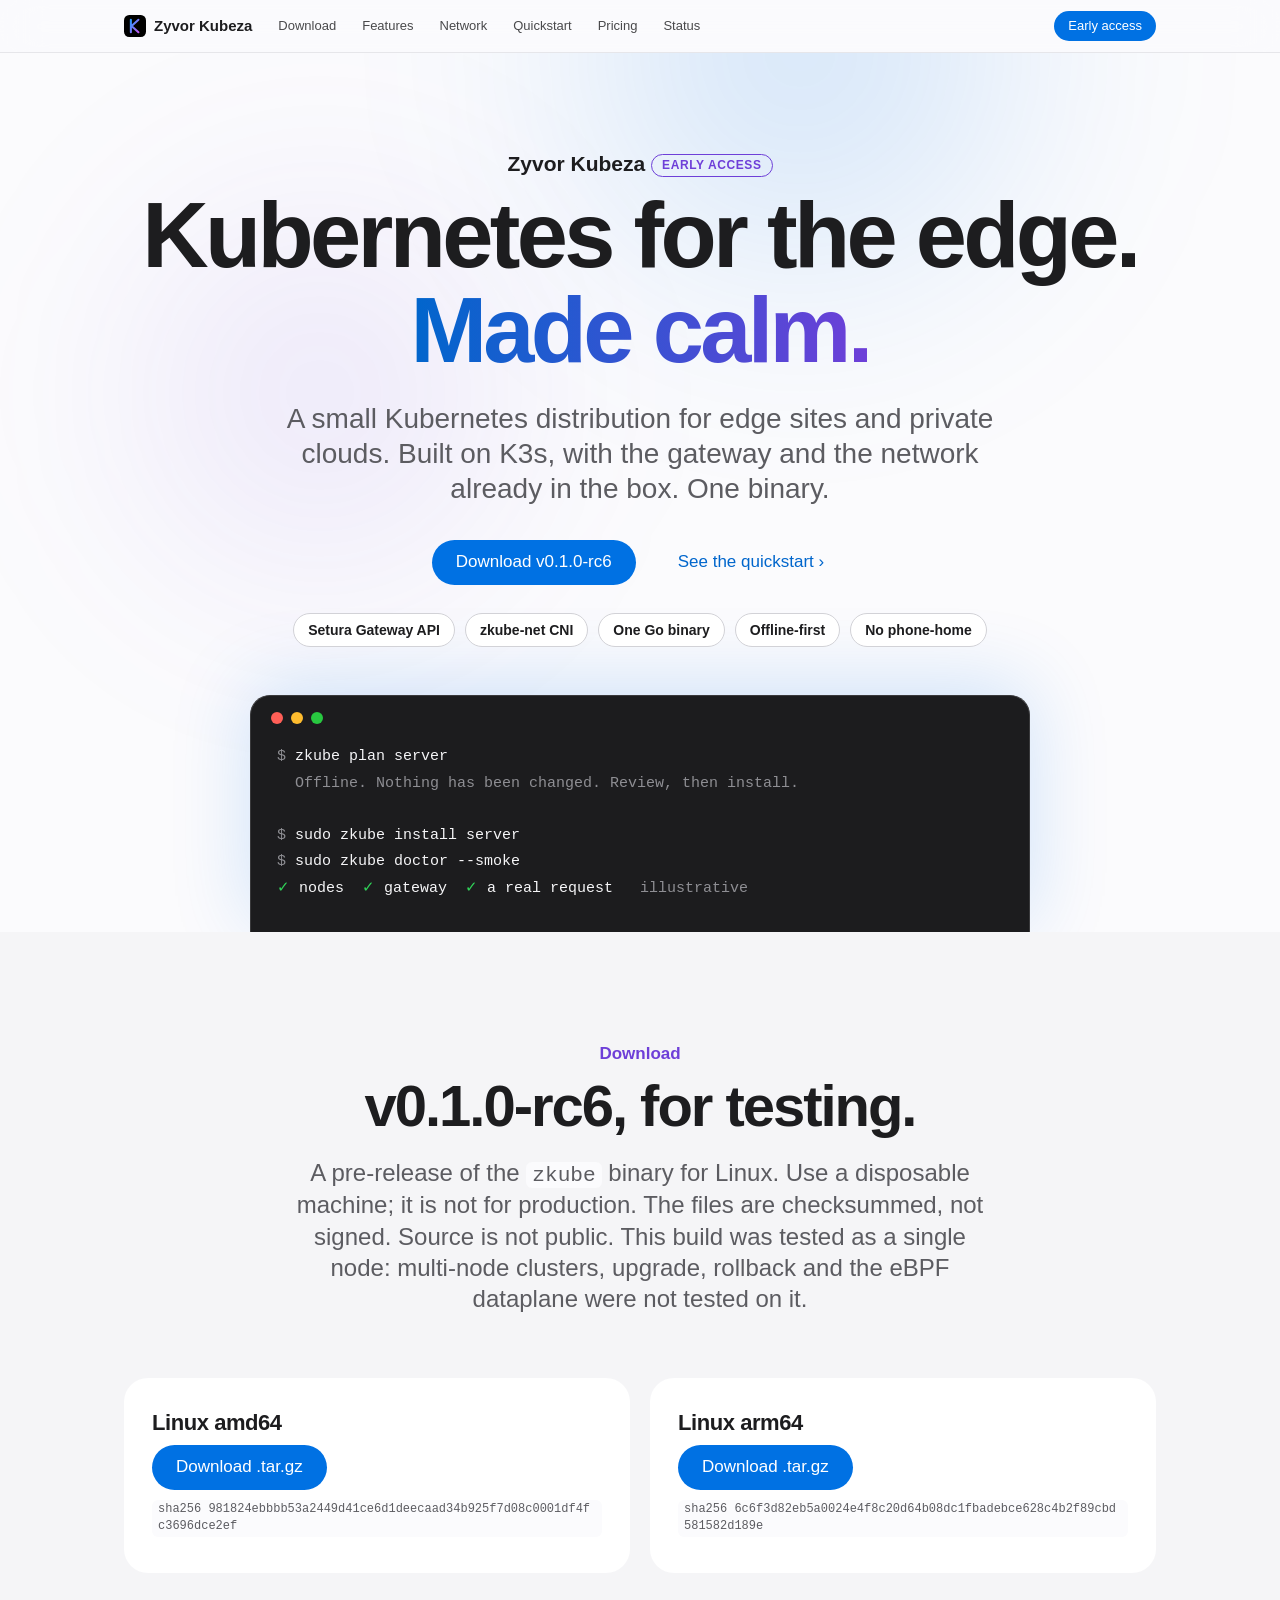
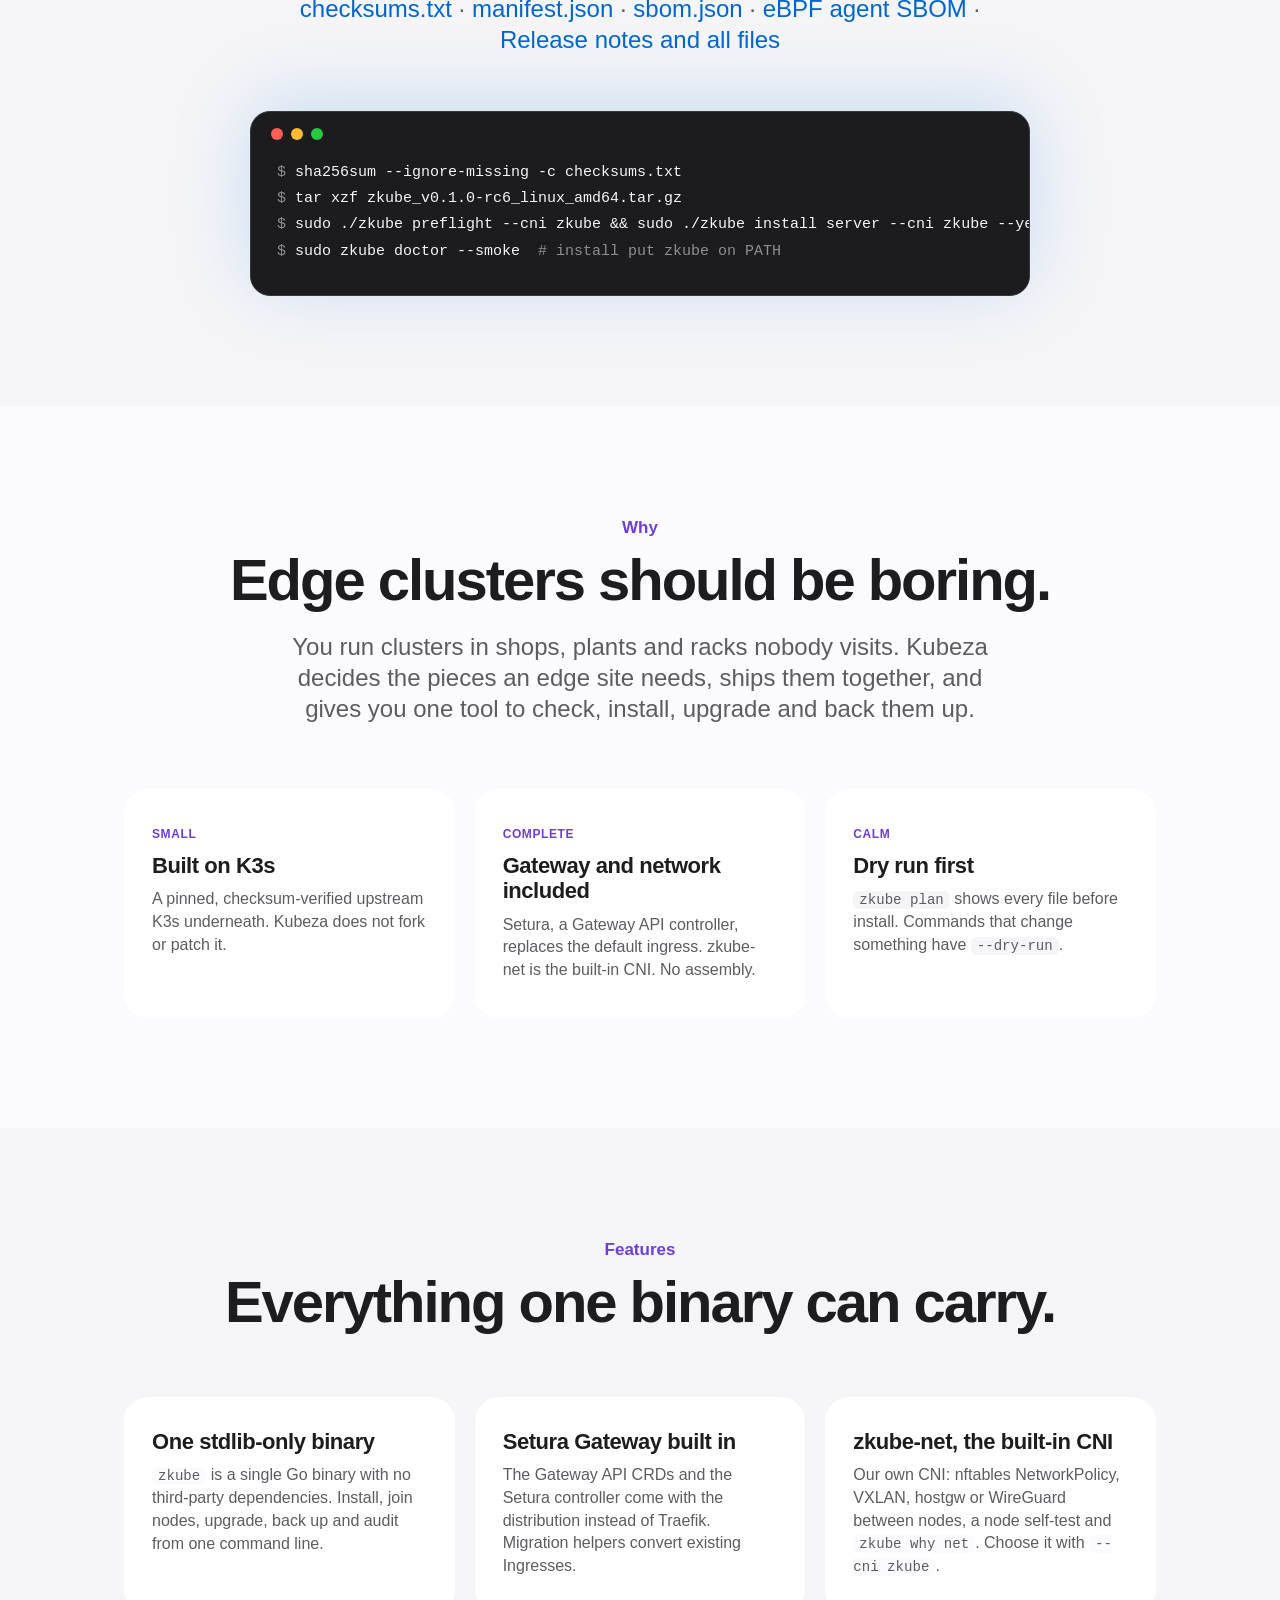
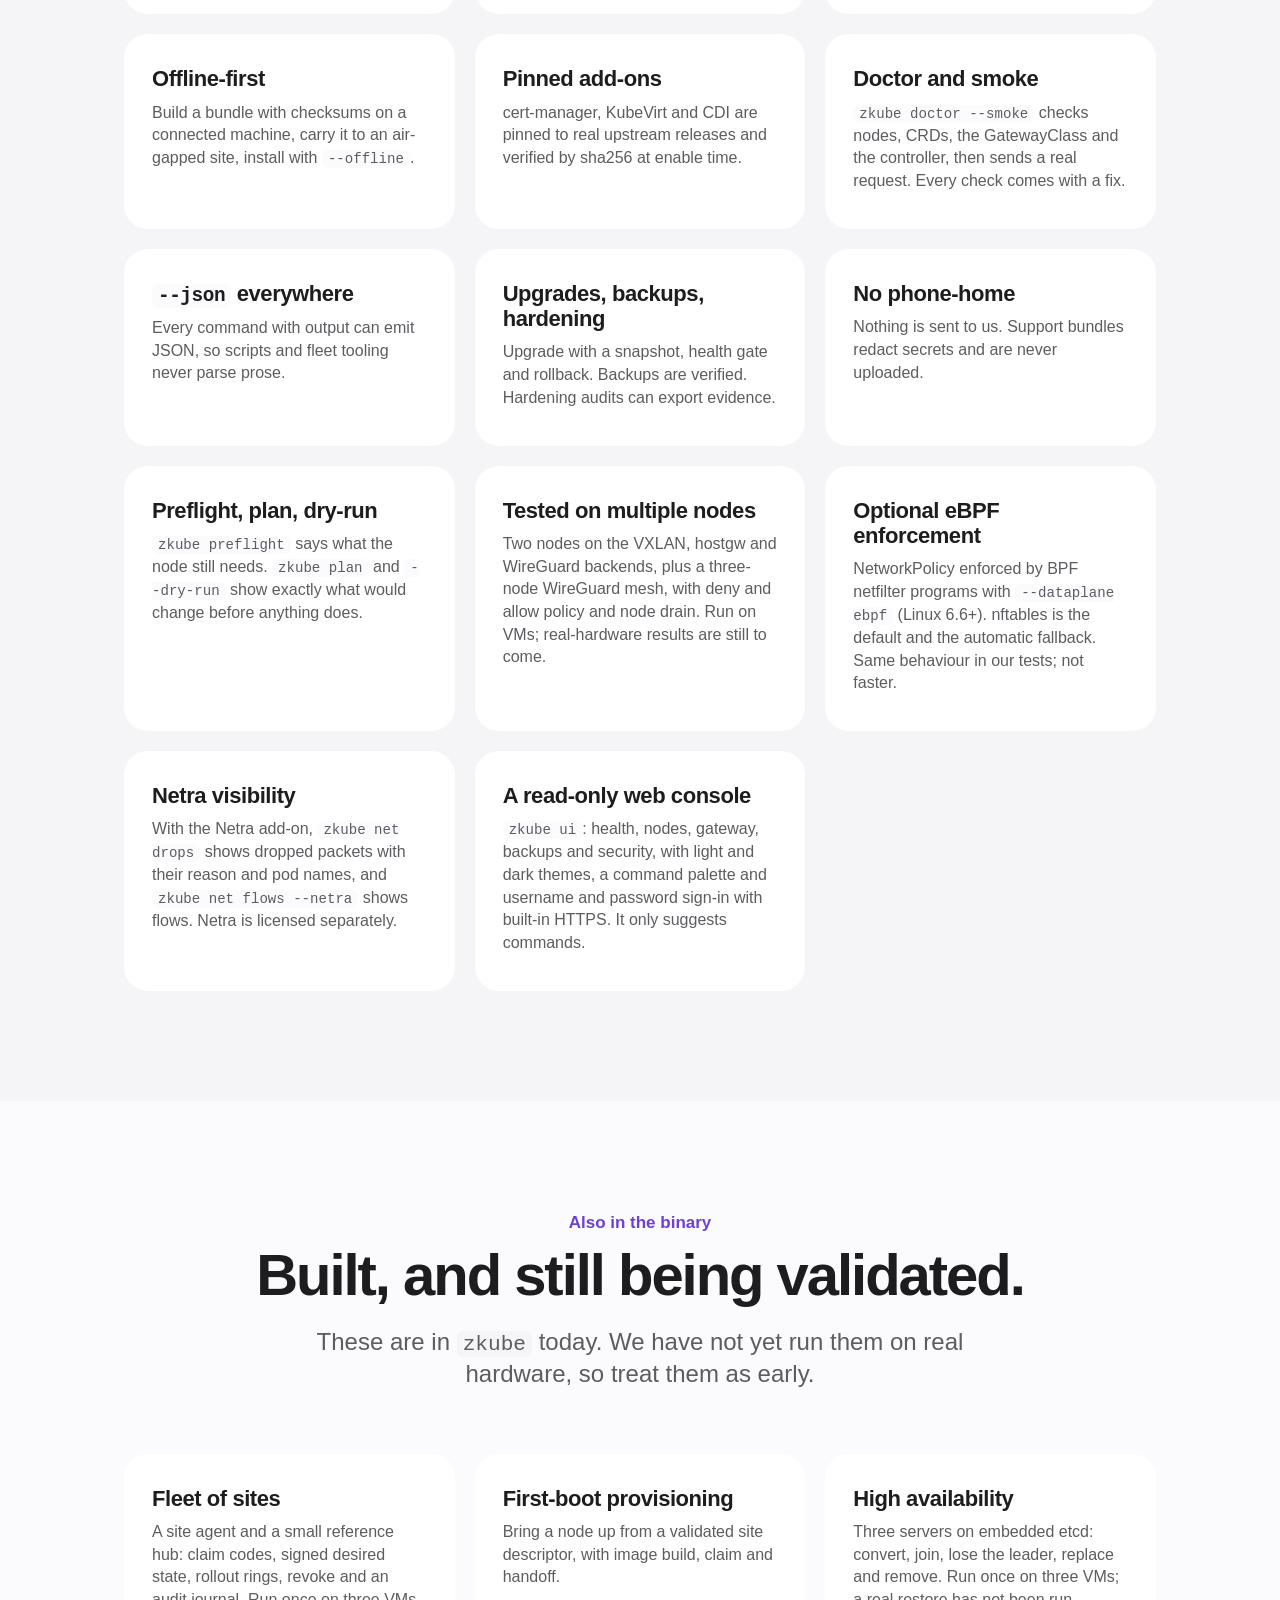
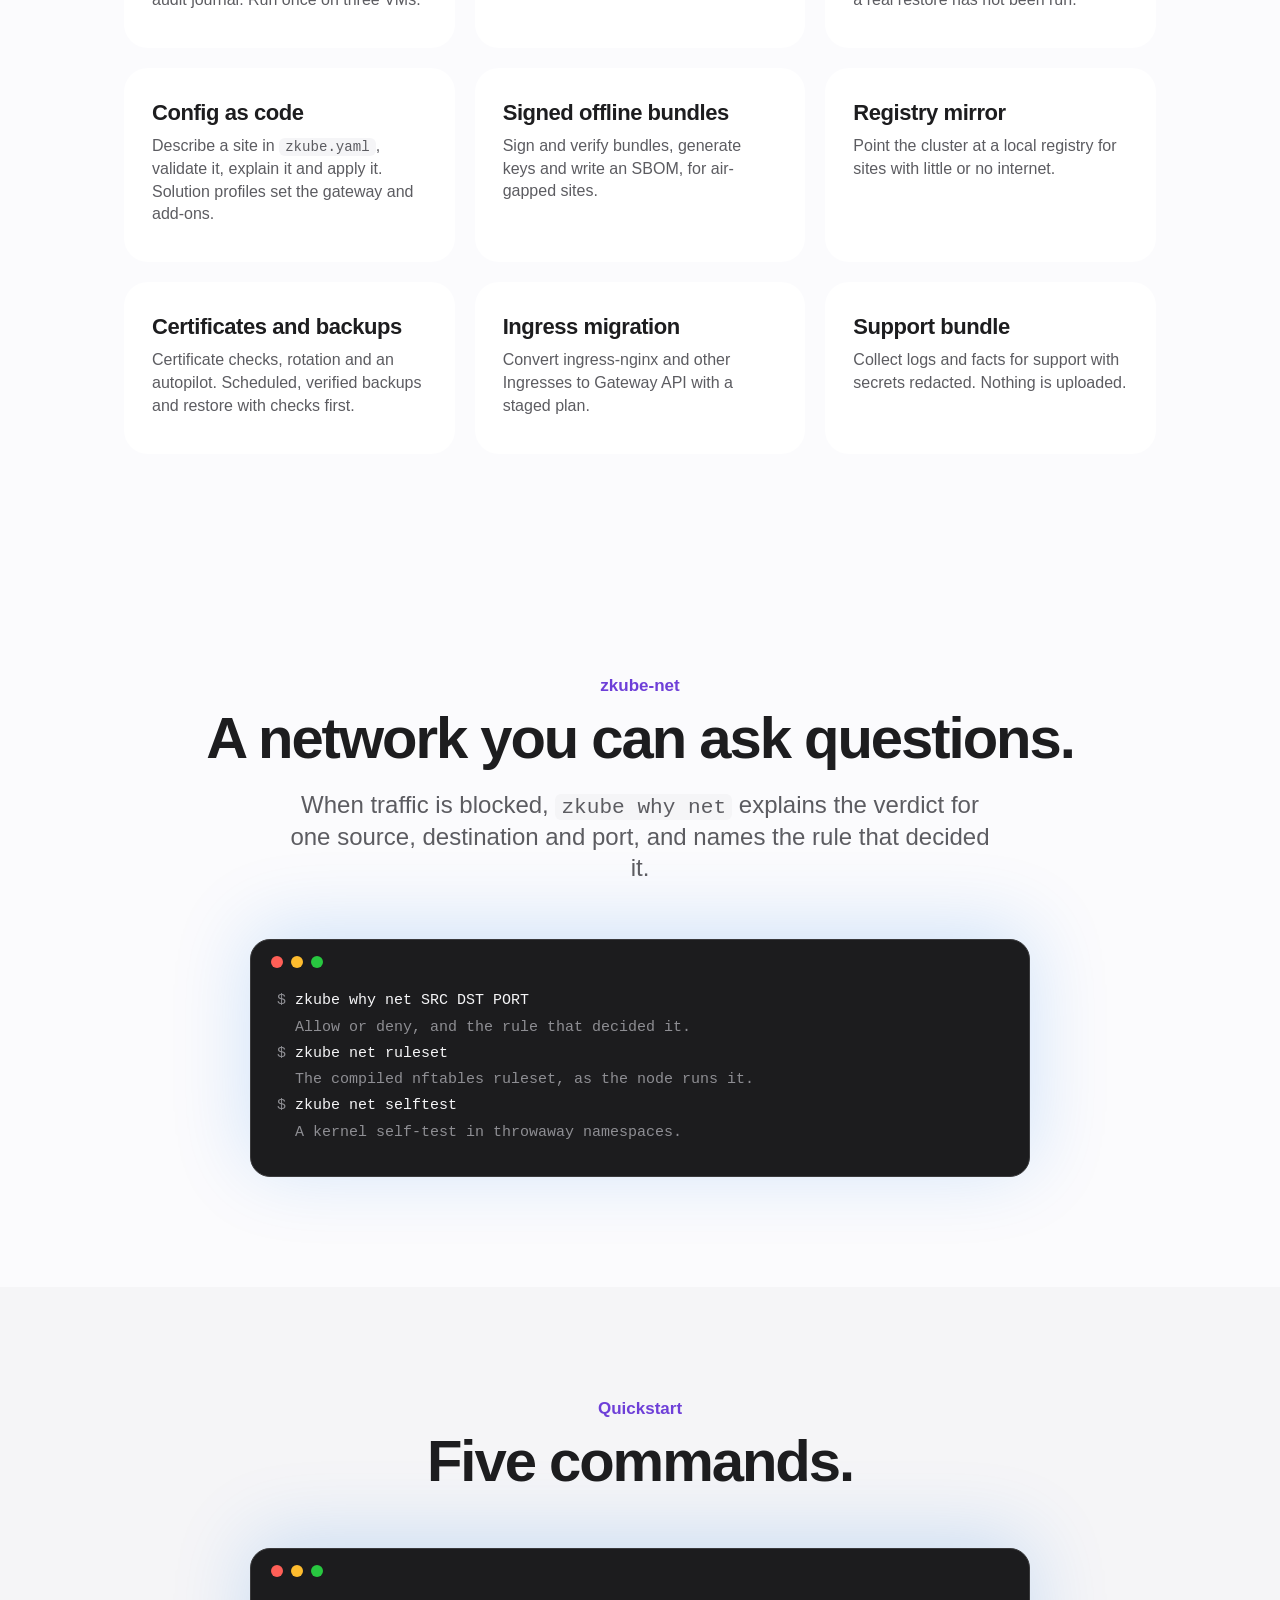
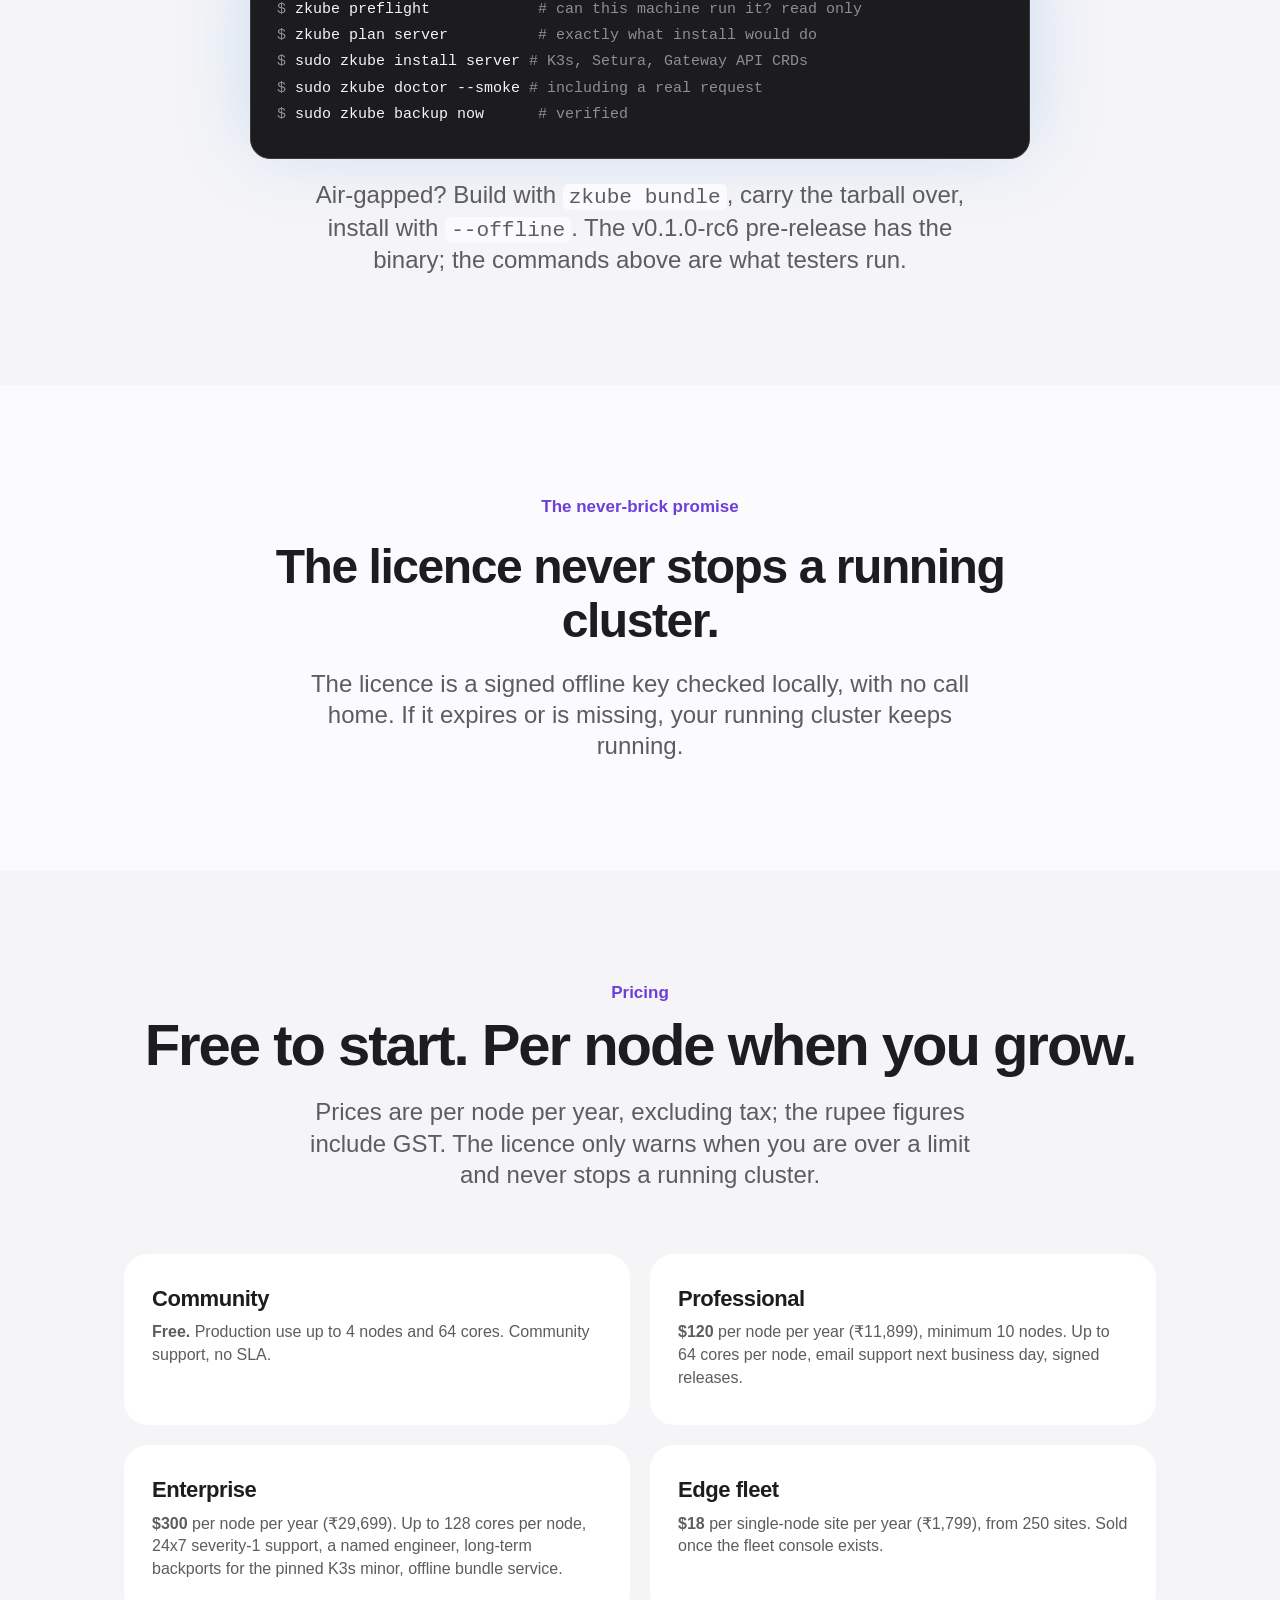
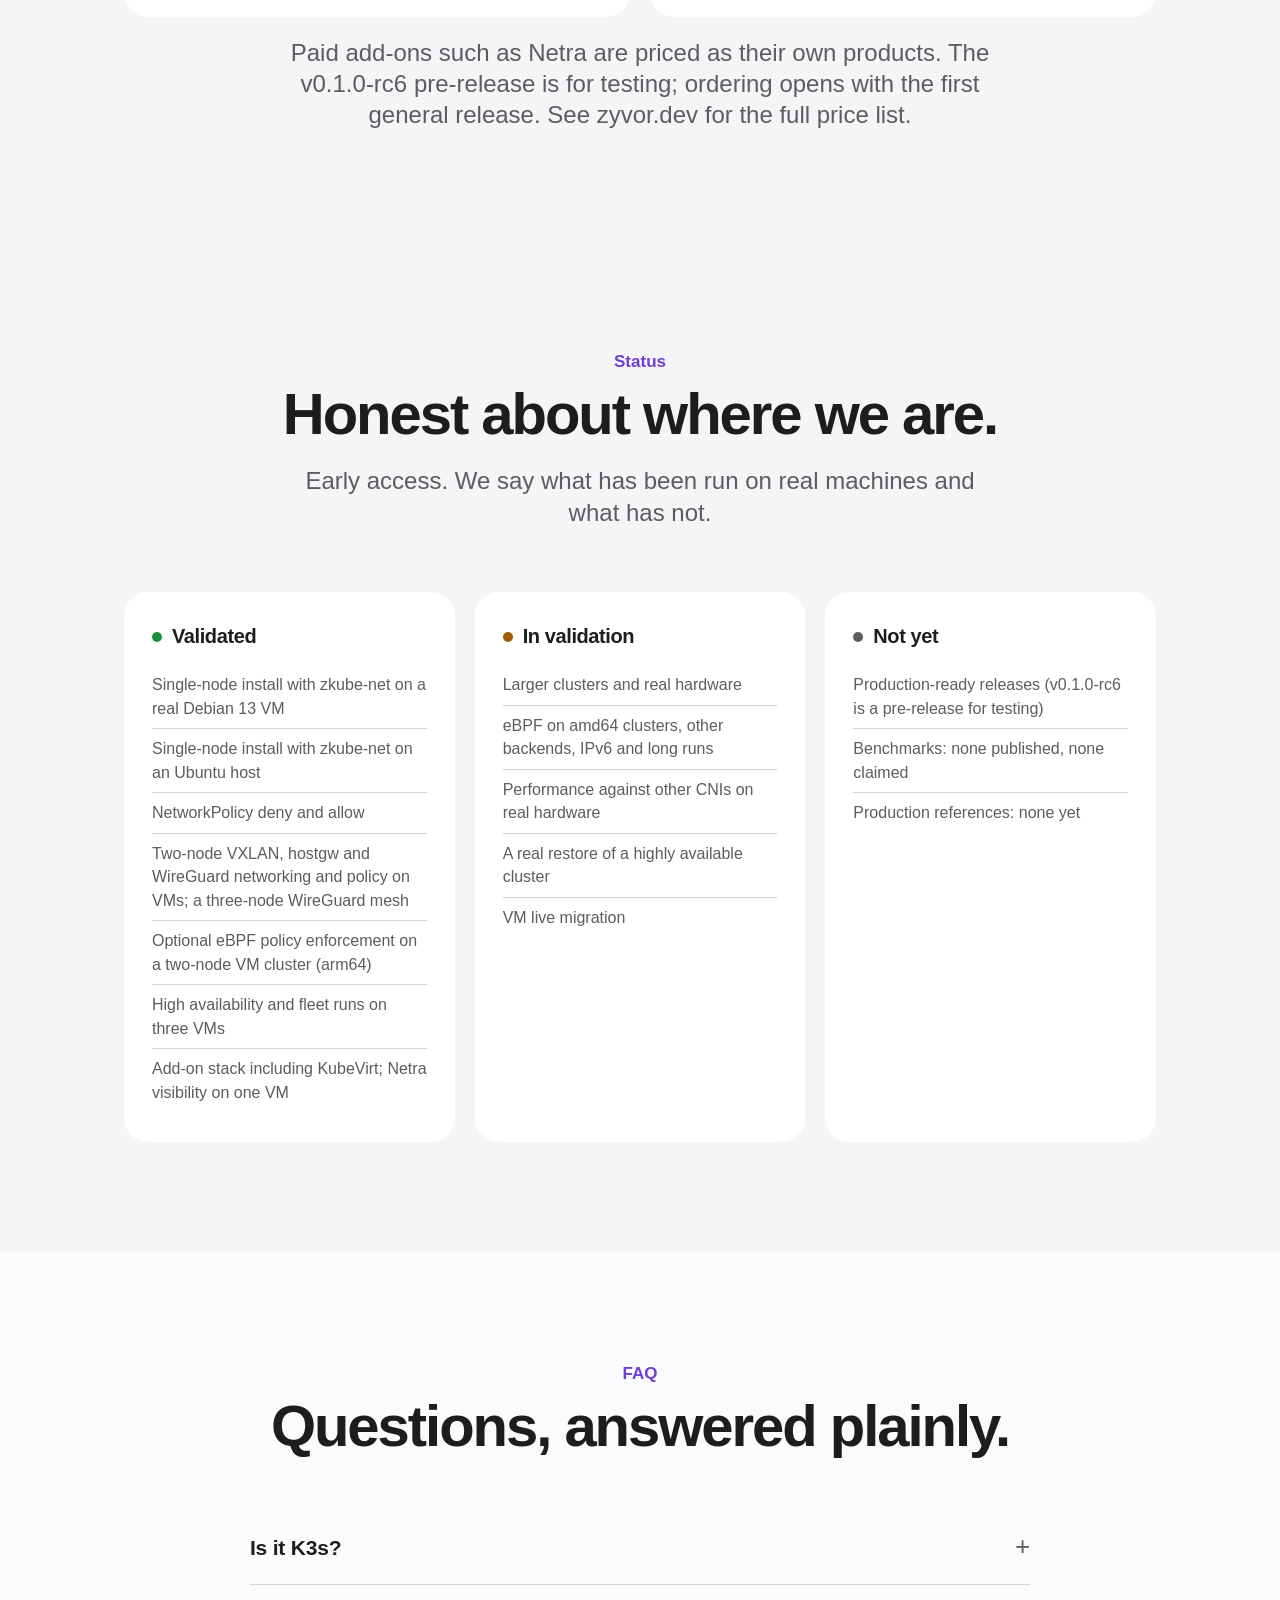
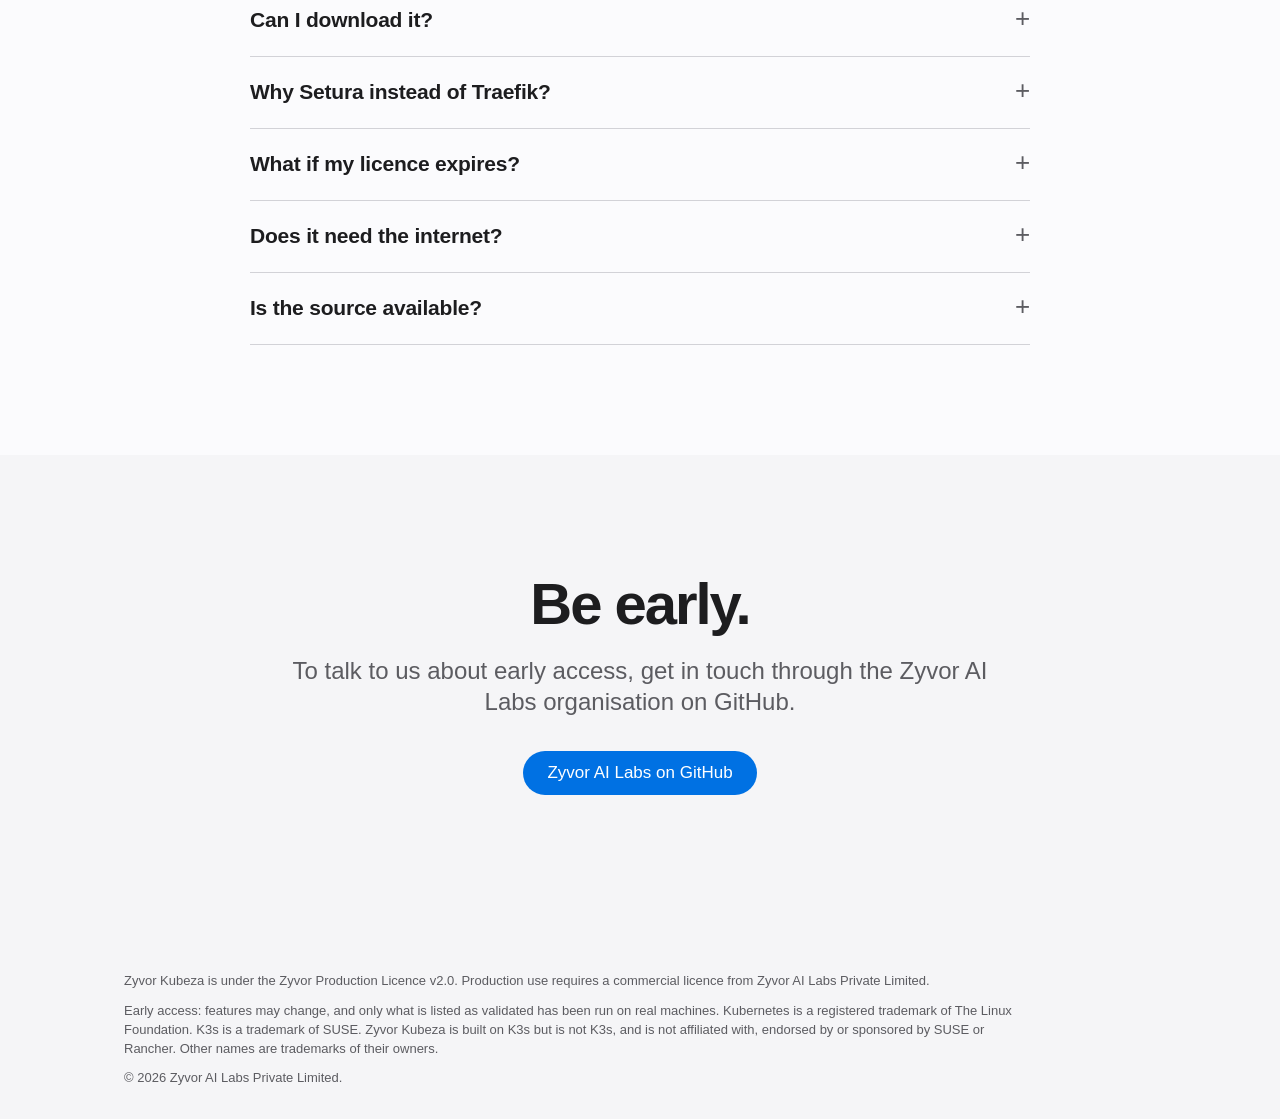
<file: docs/index.html>
<!doctype html>
<html lang="en">
<head>
<meta charset="utf-8">
<meta name="viewport" content="width=device-width, initial-scale=1">
<title>Zyvor Kubeza: Kubernetes for the edge, made calm</title>
<meta name="description" content="A small Kubernetes distribution for edge sites and private clouds, built on K3s. Setura Gateway API controller and the zkube-net CNI built in. One binary, offline-first, no phone-home.">
<link rel="canonical" href="https://zyvorai.github.io/zyvor-kubeza-public/">
<link rel="icon" type="image/svg+xml" href="favicon.svg">
<meta property="og:type" content="website">
<meta property="og:site_name" content="Zyvor Kubeza">
<meta property="og:title" content="Zyvor Kubeza: Kubernetes for the edge, made calm">
<meta property="og:description" content="Small Kubernetes for edge sites and private clouds. Gateway API and CNI built in. One binary, offline-first, no phone-home.">
<meta property="og:url" content="https://zyvorai.github.io/zyvor-kubeza-public/">
<meta property="og:image" content="https://zyvorai.github.io/zyvor-kubeza-public/og-image.png">
<meta property="og:image:width" content="1200">
<meta property="og:image:height" content="630">
<meta property="og:image:alt" content="Zyvor Kubeza: Kubernetes for the edge, made calm.">
<meta name="twitter:card" content="summary_large_image">
<meta name="twitter:title" content="Zyvor Kubeza: Kubernetes for the edge, made calm">
<meta name="twitter:description" content="Small Kubernetes for edge sites and private clouds. Gateway API and CNI built in. One binary, offline-first, no phone-home.">
<meta name="twitter:image" content="https://zyvorai.github.io/zyvor-kubeza-public/og-image.png">
<meta name="twitter:image:alt" content="Zyvor Kubeza: Kubernetes for the edge, made calm.">
<meta name="theme-color" content="#000000" media="(prefers-color-scheme: dark)">
<meta name="theme-color" content="#fbfbfd" media="(prefers-color-scheme: light)">
<link rel="stylesheet" href="assets/site.css">
<noscript><style>.reveal{opacity:1!important;transform:none!important}</style></noscript>
</head>
<body>
<a class="skip" href="#main">Skip to content</a>
<header class="nav"><div class="wrap">
<a class="brand" href="#top"><img src="favicon.svg" alt="" width="22" height="22">Zyvor Kubeza</a>
<nav aria-label="Primary" style="display:contents">
<a class="hide-sm" href="#download">Download</a>
<a class="hide-sm" href="#features">Features</a>
<a class="hide-sm" href="#network">Network</a>
<a class="hide-sm" href="#quickstart">Quickstart</a>
<a class="hide-sm" href="#pricing">Pricing</a>
<a class="hide-sm" href="#status">Status</a>
<span class="spacer"></span>
<a class="buy" href="#access">Early access</a>
</nav></div></header>
<main id="main">
<section class="hero" id="top" style="padding-bottom:0">
<div class="wrap">
<p class="eyebrow">Zyvor Kubeza <span class="badge">Early access</span></p>
<h1>Kubernetes for the edge.<br><span class="grad">Made calm.</span></h1>
<p class="lede">A small Kubernetes distribution for edge sites and private clouds. Built on K3s, with the gateway and the network already in the box. One binary.</p>
<div class="cta"><a class="btn primary" href="#download">Download v0.1.0-rc6</a><a class="btn ghost" href="#quickstart">See the quickstart</a></div>
<div class="pills" aria-label="Highlights"><span class="pill">Setura Gateway API</span><span class="pill">zkube-net CNI</span><span class="pill">One Go binary</span><span class="pill">Offline-first</span><span class="pill">No phone-home</span></div>
<div class="terminal" role="img" aria-label="Terminal mock of zkube plan, install and doctor commands" style="margin-top:48px">
<div class="bar" aria-hidden="true"><i></i><i></i><i></i></div>
<pre aria-hidden="true"><span class="line" style="--i:0"><span class="dim">$</span> zkube plan server</span>
<span class="line" style="--i:1"><span class="dim">  Offline. Nothing has been changed. Review, then install.</span></span>
<span class="line" style="--i:2"> </span>
<span class="line" style="--i:3"><span class="dim">$</span> sudo zkube install server</span>
<span class="line" style="--i:4"><span class="dim">$</span> sudo zkube doctor --smoke</span>
<span class="line" style="--i:5"><span class="ok">&#10003;</span> nodes  <span class="ok">&#10003;</span> gateway  <span class="ok">&#10003;</span> a real request   <span class="dim">illustrative</span></span></pre>
</div>
</div>
</section>

<section id="download" class="alt"><div class="wrap">
<p class="kicker reveal">Download</p>
<h2 class="reveal">v0.1.0-rc6, for testing.</h2>
<p class="sub reveal">A pre-release of the <code>zkube</code> binary for Linux. Use a disposable machine; it is not for production. The files are checksummed, not signed. Source is not public. This build was tested as a single node: multi-node clusters, upgrade, rollback and the eBPF dataplane were not tested on it.</p>
<div class="grid two">
<div class="card reveal"><h3>Linux amd64</h3><p><a class="btn primary" href="https://github.com/zyvorai/zyvor-kubeza-public/releases/download/v0.1.0-rc6/zkube_v0.1.0-rc6_linux_amd64.tar.gz">Download .tar.gz</a></p><p><code>sha256 981824ebbbb53a2449d41ce6d1deecaad34b925f7d08c0001df4fc3696dce2ef</code></p></div>
<div class="card reveal"><h3>Linux arm64</h3><p><a class="btn primary" href="https://github.com/zyvorai/zyvor-kubeza-public/releases/download/v0.1.0-rc6/zkube_v0.1.0-rc6_linux_arm64.tar.gz">Download .tar.gz</a></p><p><code>sha256 6c6f3d82eb5a0024e4f8c20d64b08dc1fbadebce628c4b2f89cbd581582d189e</code></p></div>
</div>
<p class="sub reveal"><a href="https://github.com/zyvorai/zyvor-kubeza-public/releases/download/v0.1.0-rc6/checksums.txt">checksums.txt</a> · <a href="https://github.com/zyvorai/zyvor-kubeza-public/releases/download/v0.1.0-rc6/manifest.json">manifest.json</a> · <a href="https://github.com/zyvorai/zyvor-kubeza-public/releases/download/v0.1.0-rc6/sbom.json">sbom.json</a> · <a href="https://github.com/zyvorai/zyvor-kubeza-public/releases/download/v0.1.0-rc6/sbom-netd-ebpf.json">eBPF agent SBOM</a> · <a href="https://github.com/zyvorai/zyvor-kubeza-public/releases/tag/v0.1.0-rc6">Release notes and all files</a></p>
<div class="net reveal"><div class="terminal" role="img" aria-label="Verify and install commands">
<div class="bar" aria-hidden="true"><i></i><i></i><i></i></div>
<pre><span class="dim">$</span> sha256sum --ignore-missing -c checksums.txt
<span class="dim">$</span> tar xzf zkube_v0.1.0-rc6_linux_amd64.tar.gz
<span class="dim">$</span> sudo ./zkube preflight --cni zkube &amp;&amp; sudo ./zkube install server --cni zkube --yes
<span class="dim">$</span> sudo zkube doctor --smoke  <span class="dim"># install put zkube on PATH</span></pre></div></div>
</div></section>

<section id="why"><div class="wrap">
<p class="kicker reveal">Why</p>
<h2 class="reveal">Edge clusters should be boring.</h2>
<p class="sub reveal">You run clusters in shops, plants and racks nobody visits. Kubeza decides the pieces an edge site needs, ships them together, and gives you one tool to check, install, upgrade and back them up.</p>
<div class="grid">
<div class="card reveal"><span class="tag">Small</span><h3>Built on K3s</h3><p>A pinned, checksum-verified upstream K3s underneath. Kubeza does not fork or patch it.</p></div>
<div class="card reveal"><span class="tag">Complete</span><h3>Gateway and network included</h3><p>Setura, a Gateway API controller, replaces the default ingress. zkube-net is the built-in CNI. No assembly.</p></div>
<div class="card reveal"><span class="tag">Calm</span><h3>Dry run first</h3><p><code>zkube plan</code> shows every file before install. Commands that change something have <code>--dry-run</code>.</p></div>
</div></div></section>

<section id="features" class="alt"><div class="wrap">
<p class="kicker reveal">Features</p>
<h2 class="reveal">Everything one binary can carry.</h2>
<div class="grid">
<div class="card reveal"><h3>One stdlib-only binary</h3><p><code>zkube</code> is a single Go binary with no third-party dependencies. Install, join nodes, upgrade, back up and audit from one command line.</p></div>
<div class="card reveal"><h3>Setura Gateway built in</h3><p>The Gateway API CRDs and the Setura controller come with the distribution instead of Traefik. Migration helpers convert existing Ingresses.</p></div>
<div class="card reveal"><h3>zkube-net, the built-in CNI</h3><p>Our own CNI: nftables NetworkPolicy, VXLAN, hostgw or WireGuard between nodes, a node self-test and <code>zkube why net</code>. Choose it with <code>--cni zkube</code>.</p></div>
<div class="card reveal"><h3>Offline-first</h3><p>Build a bundle with checksums on a connected machine, carry it to an air-gapped site, install with <code>--offline</code>.</p></div>
<div class="card reveal"><h3>Pinned add-ons</h3><p>cert-manager, KubeVirt and CDI are pinned to real upstream releases and verified by sha256 at enable time.</p></div>
<div class="card reveal"><h3>Doctor and smoke</h3><p><code>zkube doctor --smoke</code> checks nodes, CRDs, the GatewayClass and the controller, then sends a real request. Every check comes with a fix.</p></div>
<div class="card reveal"><h3><code>--json</code> everywhere</h3><p>Every command with output can emit JSON, so scripts and fleet tooling never parse prose.</p></div>
<div class="card reveal"><h3>Upgrades, backups, hardening</h3><p>Upgrade with a snapshot, health gate and rollback. Backups are verified. Hardening audits can export evidence.</p></div>
<div class="card reveal"><h3>No phone-home</h3><p>Nothing is sent to us. Support bundles redact secrets and are never uploaded.</p></div>
<div class="card reveal"><h3>Preflight, plan, dry-run</h3><p><code>zkube preflight</code> says what the node still needs. <code>zkube plan</code> and <code>--dry-run</code> show exactly what would change before anything does.</p></div>
<div class="card reveal"><h3>Tested on multiple nodes</h3><p>Two nodes on the VXLAN, hostgw and WireGuard backends, plus a three-node WireGuard mesh, with deny and allow policy and node drain. Run on VMs; real-hardware results are still to come.</p></div>
<div class="card reveal"><h3>Optional eBPF enforcement</h3><p>NetworkPolicy enforced by BPF netfilter programs with <code>--dataplane ebpf</code> (Linux 6.6+). nftables is the default and the automatic fallback. Same behaviour in our tests; not faster.</p></div>
<div class="card reveal"><h3>Netra visibility</h3><p>With the Netra add-on, <code>zkube net drops</code> shows dropped packets with their reason and pod names, and <code>zkube net flows --netra</code> shows flows. Netra is licensed separately.</p></div>
<div class="card reveal"><h3>A read-only web console</h3><p><code>zkube ui</code>: health, nodes, gateway, backups and security, with light and dark themes, a command palette and username and password sign-in with built-in HTTPS. It only suggests commands.</p></div>
</div></div></section>

<section id="more"><div class="wrap">
<p class="kicker reveal">Also in the binary</p>
<h2 class="reveal">Built, and still being validated.</h2>
<p class="sub reveal">These are in <code>zkube</code> today. We have not yet run them on real hardware, so treat them as early.</p>
<div class="grid">
<div class="card reveal"><h3>Fleet of sites</h3><p>A site agent and a small reference hub: claim codes, signed desired state, rollout rings, revoke and an audit journal. Run once on three VMs.</p></div>
<div class="card reveal"><h3>First-boot provisioning</h3><p>Bring a node up from a validated site descriptor, with image build, claim and handoff.</p></div>
<div class="card reveal"><h3>High availability</h3><p>Three servers on embedded etcd: convert, join, lose the leader, replace and remove. Run once on three VMs; a real restore has not been run.</p></div>
<div class="card reveal"><h3>Config as code</h3><p>Describe a site in <code>zkube.yaml</code>, validate it, explain it and apply it. Solution profiles set the gateway and add-ons.</p></div>
<div class="card reveal"><h3>Signed offline bundles</h3><p>Sign and verify bundles, generate keys and write an SBOM, for air-gapped sites.</p></div>
<div class="card reveal"><h3>Registry mirror</h3><p>Point the cluster at a local registry for sites with little or no internet.</p></div>
<div class="card reveal"><h3>Certificates and backups</h3><p>Certificate checks, rotation and an autopilot. Scheduled, verified backups and restore with checks first.</p></div>
<div class="card reveal"><h3>Ingress migration</h3><p>Convert ingress-nginx and other Ingresses to Gateway API with a staged plan.</p></div>
<div class="card reveal"><h3>Support bundle</h3><p>Collect logs and facts for support with secrets redacted. Nothing is uploaded.</p></div>
</div>
</div></section>

<section id="network"><div class="wrap">
<p class="kicker reveal">zkube-net</p>
<h2 class="reveal">A network you can ask questions.</h2>
<p class="sub reveal">When traffic is blocked, <code>zkube why net</code> explains the verdict for one source, destination and port, and names the rule that decided it.</p>
<div class="net reveal"><div class="terminal" role="img" aria-label="Terminal mock of zkube why net command">
<div class="bar" aria-hidden="true"><i></i><i></i><i></i></div>
<pre aria-hidden="true"><span class="dim">$</span> zkube why net SRC DST PORT
<span class="dim">  Allow or deny, and the rule that decided it.</span>
<span class="dim">$</span> zkube net ruleset
<span class="dim">  The compiled nftables ruleset, as the node runs it.</span>
<span class="dim">$</span> zkube net selftest
<span class="dim">  A kernel self-test in throwaway namespaces.</span></pre></div></div>
</div></section>

<section id="quickstart" class="alt"><div class="wrap">
<p class="kicker reveal">Quickstart</p>
<h2 class="reveal">Five commands.</h2>
<div class="net reveal"><div class="terminal" role="img" aria-label="Quickstart commands">
<div class="bar" aria-hidden="true"><i></i><i></i><i></i></div>
<pre><span class="dim">$</span> zkube preflight            <span class="dim"># can this machine run it? read only</span>
<span class="dim">$</span> zkube plan server          <span class="dim"># exactly what install would do</span>
<span class="dim">$</span> sudo zkube install server <span class="dim"># K3s, Setura, Gateway API CRDs</span>
<span class="dim">$</span> sudo zkube doctor --smoke <span class="dim"># including a real request</span>
<span class="dim">$</span> sudo zkube backup now      <span class="dim"># verified</span></pre></div></div>
<p class="sub reveal">Air-gapped? Build with <code>zkube bundle</code>, carry the tarball over, install with <code>--offline</code>. The v0.1.0-rc6 pre-release has the binary; the commands above are what testers run.</p>
</div></section>

<section id="licence"><div class="wrap promise">
<p class="kicker reveal">The never-brick promise</p>
<p class="big reveal">The licence never stops a running cluster.</p>
<p class="sub reveal">The licence is a signed offline key checked locally, with no call home. If it expires or is missing, your running cluster keeps running.</p>
</div></section>

<section id="pricing" class="alt"><div class="wrap">
<p class="kicker reveal">Pricing</p>
<h2 class="reveal">Free to start. Per node when you grow.</h2>
<p class="sub reveal">Prices are per node per year, excluding tax; the rupee figures include GST. The licence only warns when you are over a limit and never stops a running cluster.</p>
<div class="grid two">
<div class="card reveal"><h3>Community</h3><p><strong>Free.</strong> Production use up to 4 nodes and 64 cores. Community support, no SLA.</p></div>
<div class="card reveal"><h3>Professional</h3><p><strong>$120</strong> per node per year (₹11,899), minimum 10 nodes. Up to 64 cores per node, email support next business day, signed releases.</p></div>
<div class="card reveal"><h3>Enterprise</h3><p><strong>$300</strong> per node per year (₹29,699). Up to 128 cores per node, 24x7 severity-1 support, a named engineer, long-term backports for the pinned K3s minor, offline bundle service.</p></div>
<div class="card reveal"><h3>Edge fleet</h3><p><strong>$18</strong> per single-node site per year (₹1,799), from 250 sites. Sold once the fleet console exists.</p></div>
</div>
<p class="sub reveal">Paid add-ons such as Netra are priced as their own products. The v0.1.0-rc6 pre-release is for testing; ordering opens with the first general release. See zyvor.dev for the full price list.</p>
</div></section>

<section id="status" class="alt"><div class="wrap">
<p class="kicker reveal">Status</p>
<h2 class="reveal">Honest about where we are.</h2>
<p class="sub reveal">Early access. We say what has been run on real machines and what has not.</p>
<div class="stat">
<div class="col reveal"><h3><span class="dot"></span>Validated</h3><ul>
<li>Single-node install with zkube-net on a real Debian 13 VM</li>
<li>Single-node install with zkube-net on an Ubuntu host</li>
<li>NetworkPolicy deny and allow</li>
<li>Two-node VXLAN, hostgw and WireGuard networking and policy on VMs; a three-node WireGuard mesh</li>
<li>Optional eBPF policy enforcement on a two-node VM cluster (arm64)</li>
<li>High availability and fleet runs on three VMs</li>
<li>Add-on stack including KubeVirt; Netra visibility on one VM</li></ul></div>
<div class="col reveal"><h3><span class="dot amber"></span>In validation</h3><ul>
<li>Larger clusters and real hardware</li>
<li>eBPF on amd64 clusters, other backends, IPv6 and long runs</li>
<li>Performance against other CNIs on real hardware</li>
<li>A real restore of a highly available cluster</li>
<li>VM live migration</li></ul></div>
<div class="col reveal"><h3><span class="dot gray"></span>Not yet</h3><ul>
<li>Production-ready releases (v0.1.0-rc6 is a pre-release for testing)</li>
<li>Benchmarks: none published, none claimed</li>
<li>Production references: none yet</li></ul></div>
</div></div></section>

<section id="faq"><div class="wrap">
<p class="kicker reveal">FAQ</p>
<h2 class="reveal">Questions, answered plainly.</h2>
<div class="faq">
<details><summary>Is it K3s?</summary><p>No. Zyvor Kubeza is built on K3s and adds its own tooling and components. K3s is a trademark of SUSE; Kubeza is not affiliated with SUSE or Rancher.</p></details>
<details><summary>Can I download it?</summary><p>A pre-release for testing, <a href="https://github.com/zyvorai/zyvor-kubeza-public/releases/tag/v0.1.0-rc6">v0.1.0-rc6</a>, is on the releases page (Linux amd64 and arm64). It is not for production.</p></details>
<details><summary>Why Setura instead of Traefik?</summary><p>Setura is a Gateway API controller from Zyvor, built into the distribution, so ingress uses the standard Gateway API from day one.</p></details>
<details><summary>What if my licence expires?</summary><p>Your running cluster keeps running. Only new installs and upgrades are affected.</p></details>
<details><summary>Does it need the internet?</summary><p>No. Bundles can be built elsewhere and installed offline. Nothing is sent back to Zyvor.</p></details>
<details><summary>Is the source available?</summary><p>The source repository is private. Early-access users can ask for access.</p></details>
</div></div></section>

<section id="access" class="alt"><div class="wrap" style="text-align:center">
<h2 class="reveal">Be early.</h2>
<p class="sub reveal">To talk to us about early access, get in touch through the Zyvor AI Labs organisation on GitHub.</p>
<div class="cta"><a class="btn primary" href="https://github.com/zyvorai">Zyvor AI Labs on GitHub</a></div>
</div></section>
</main>
<footer><div class="wrap">
<p>Zyvor Kubeza is under the Zyvor Production Licence v2.0. Production use requires a commercial licence from Zyvor AI Labs Private Limited.</p>
<p>Early access: features may change, and only what is listed as validated has been run on real machines. Kubernetes is a registered trademark of The Linux Foundation. K3s is a trademark of SUSE. Zyvor Kubeza is built on K3s but is not K3s, and is not affiliated with, endorsed by or sponsored by SUSE or Rancher. Other names are trademarks of their owners.</p>
<p>&copy; 2026 Zyvor AI Labs Private Limited.</p>
</div></footer>
<script src="assets/site.js" defer></script>
</body>
</html>
</file>
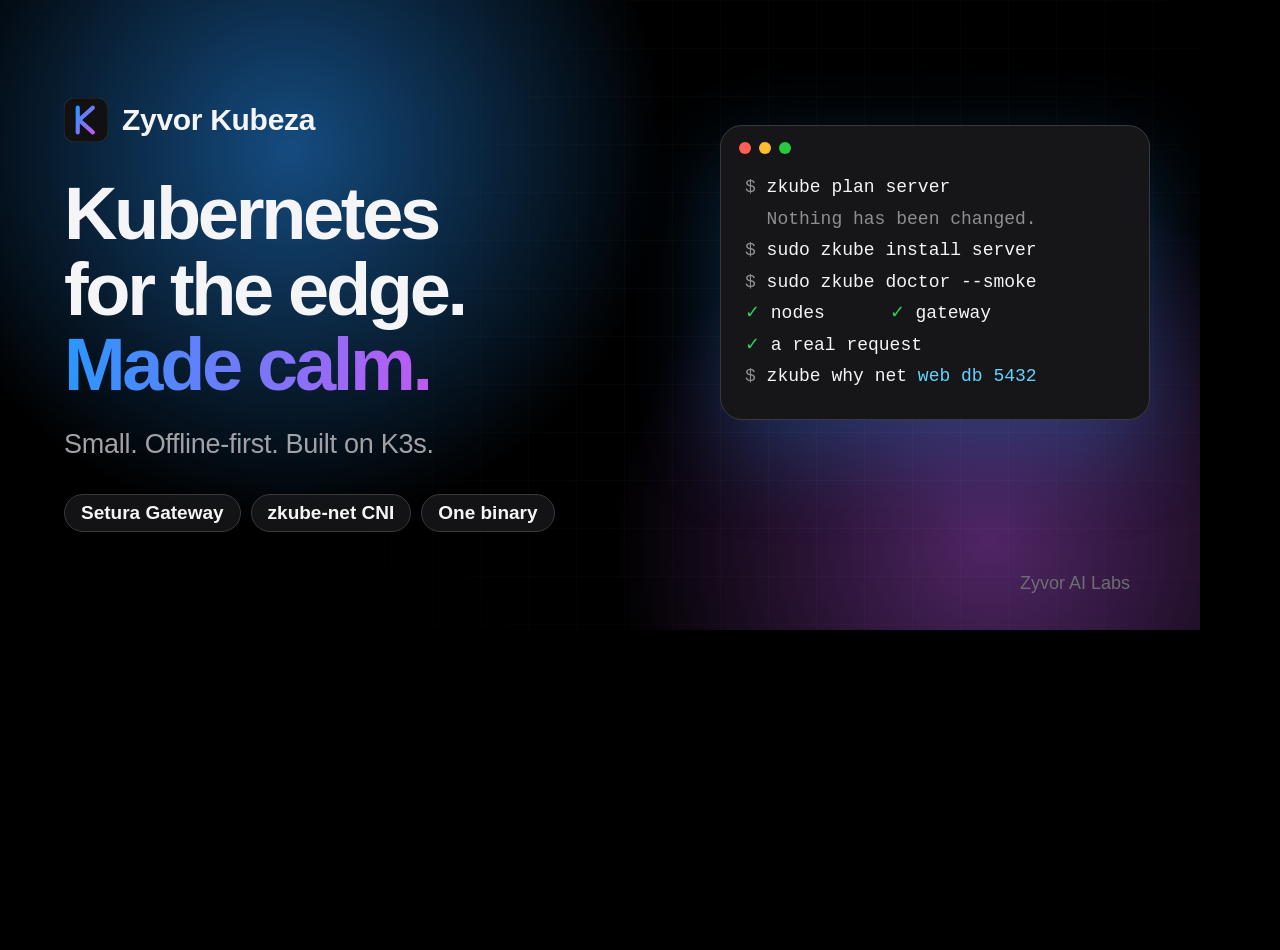
<file: social/card-og.html>
<!doctype html><html><head><meta charset="utf-8"><style>
*{box-sizing:border-box;margin:0;padding:0}
html,body{width:var(--w);height:var(--h);overflow:hidden}
:root{--w:1200px;--h:630px}
body{background:#000;color:#f5f5f7;font-family:-apple-system,BlinkMacSystemFont,"SF Pro Display","Helvetica Neue",Helvetica,Arial,sans-serif;position:relative;-webkit-font-smoothing:antialiased}
.g1{position:absolute;left:-120px;top:-260px;width:820px;height:820px;border-radius:50%;background:radial-gradient(circle,rgba(41,151,255,.5),transparent 65%)}
.g2{position:absolute;right:-200px;bottom:-320px;width:820px;height:820px;border-radius:50%;background:radial-gradient(circle,rgba(191,90,242,.42),transparent 65%)}
.grid{position:absolute;inset:0;background-image:linear-gradient(rgba(255,255,255,.035) 1px,transparent 1px),linear-gradient(90deg,rgba(255,255,255,.035) 1px,transparent 1px);background-size:48px 48px;-webkit-mask-image:radial-gradient(circle at 70% 50%,#000,transparent 70%)}
.pad{position:absolute;left:64px;top:0;bottom:0;width:620px;display:flex;flex-direction:column;justify-content:center}
.brand{display:flex;align-items:center;gap:14px;font-size:30px;font-weight:600;letter-spacing:-.01em}
.brand svg{width:44px;height:44px}
h1{font-size:74px;line-height:1.02;letter-spacing:-.045em;font-weight:700;margin-top:34px}
h1 span{background:linear-gradient(90deg,#2997ff,#bf5af2);-webkit-background-clip:text;background-clip:text;color:transparent}
p{font-size:27px;color:#a1a1a6;margin-top:26px;letter-spacing:-.01em}
.pills{display:flex;gap:10px;margin-top:34px;flex-wrap:wrap}
.pills i{font-style:normal;font-size:19px;font-weight:600;padding:7px 16px;border-radius:980px;border:1px solid #3a3a3c;background:rgba(28,28,30,.7)}
.term{position:absolute;left:720px;top:125px;width:430px;border-radius:22px;background:#161618;border:1px solid #3a3a3c;box-shadow:0 30px 90px rgba(41,151,255,.28);overflow:hidden;transform:rotate(0deg)}
.bar{display:flex;gap:8px;padding:16px 18px}.bar b{width:12px;height:12px;border-radius:50%;background:#ff5f57}.bar b:nth-child(2){background:#febc2e}.bar b:nth-child(3){background:#28c840}
pre{font-family:ui-monospace,"SF Mono",Menlo,monospace;font-size:18px;line-height:1.75;padding:2px 24px 26px;white-space:pre}
.d{color:#8e8e93}.o{color:#30d158}.h{color:#64d2ff}
.foot{position:absolute;right:70px;bottom:36px;font-size:18px;color:#6e6e73}
</style></head><body>
<div class="g1"></div><div class="g2"></div><div class="grid"></div>
<div class="pad">
<div class="brand"><svg viewBox="0 0 64 64"><defs><linearGradient id="g" x1="0" y1="0" x2="1" y2="1"><stop offset="0" stop-color="#2997ff"/><stop offset="1" stop-color="#bf5af2"/></linearGradient></defs><rect width="64" height="64" rx="15" fill="#111113" stroke="#3a3a3c"/><path d="M20 14v36M22 32l20-18M22 32l20 18" fill="none" stroke="url(#g)" stroke-width="6" stroke-linecap="round" stroke-linejoin="round"/></svg>Zyvor Kubeza</div>
<h1>Kubernetes<br>for the edge.<br><span>Made calm.</span></h1>
<p>Small. Offline-first. Built on K3s.</p>
<div class="pills"><i>Setura Gateway</i><i>zkube-net CNI</i><i>One binary</i></div>
</div>
<div class="term"><div class="bar"><b></b><b></b><b></b></div><pre><span class="d">$</span> zkube plan server
<span class="d">  Nothing has been changed.</span>
<span class="d">$</span> sudo zkube install server
<span class="d">$</span> sudo zkube doctor --smoke
<span class="o">&#10003;</span> nodes      <span class="o">&#10003;</span> gateway
<span class="o">&#10003;</span> a real request
<span class="d">$</span> zkube why net <span class="h">web db 5432</span></pre></div>
<div class="foot">Zyvor AI Labs</div>
</body></html>
</file>
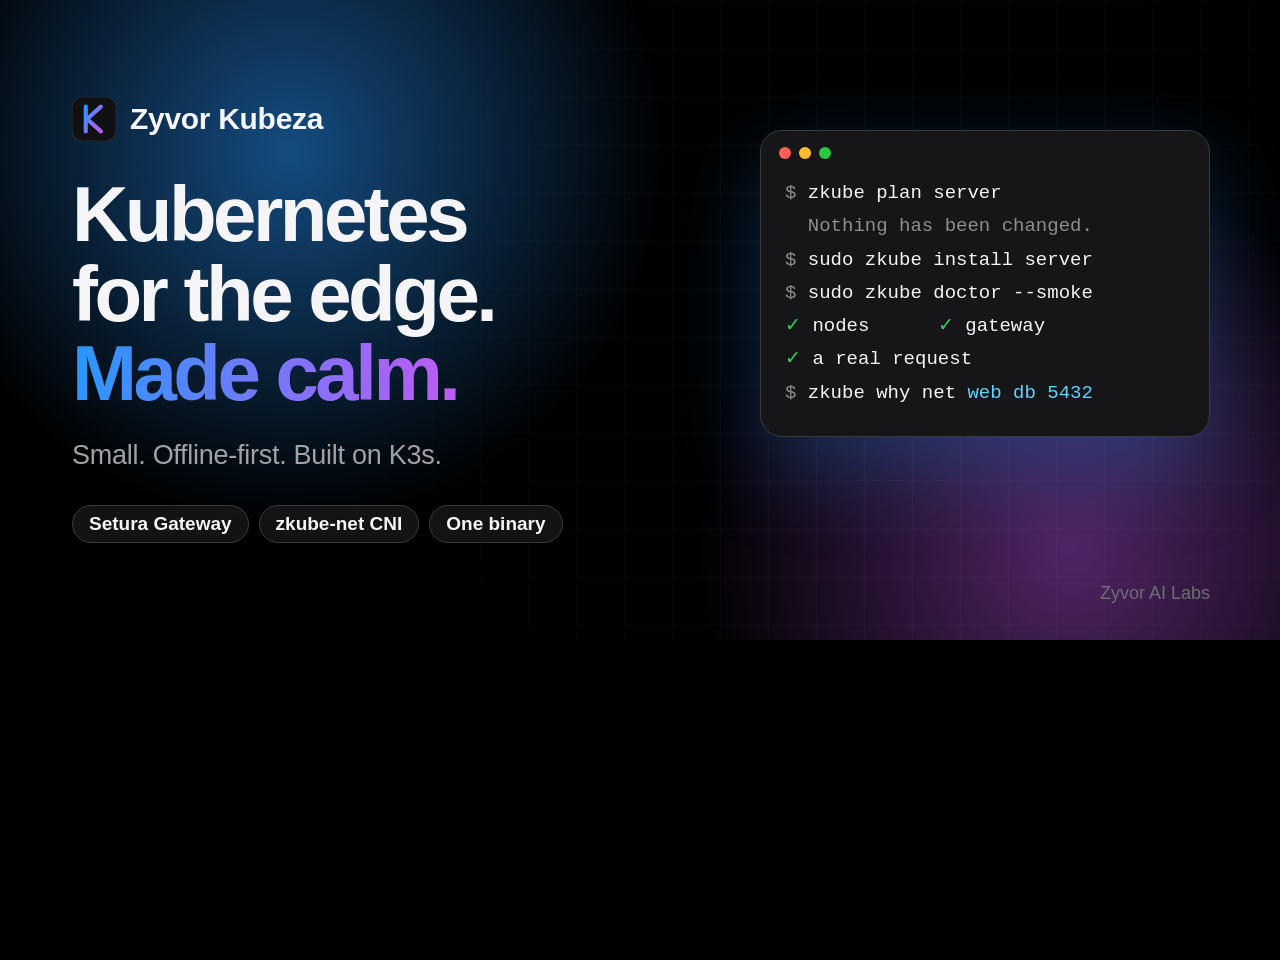
<file: social/card.html>
<!doctype html><html><head><meta charset="utf-8"><style>
*{box-sizing:border-box;margin:0;padding:0}
html,body{width:var(--w);height:var(--h);overflow:hidden}
:root{--w:1280px;--h:640px}
body{background:#000;color:#f5f5f7;font-family:-apple-system,BlinkMacSystemFont,"SF Pro Display","Helvetica Neue",Helvetica,Arial,sans-serif;position:relative;-webkit-font-smoothing:antialiased}
.g1{position:absolute;left:-120px;top:-260px;width:820px;height:820px;border-radius:50%;background:radial-gradient(circle,rgba(41,151,255,.5),transparent 65%)}
.g2{position:absolute;right:-200px;bottom:-320px;width:820px;height:820px;border-radius:50%;background:radial-gradient(circle,rgba(191,90,242,.42),transparent 65%)}
.grid{position:absolute;inset:0;background-image:linear-gradient(rgba(255,255,255,.035) 1px,transparent 1px),linear-gradient(90deg,rgba(255,255,255,.035) 1px,transparent 1px);background-size:48px 48px;-webkit-mask-image:radial-gradient(circle at 70% 50%,#000,transparent 70%)}
.pad{position:absolute;left:72px;top:0;bottom:0;width:640px;display:flex;flex-direction:column;justify-content:center}
.brand{display:flex;align-items:center;gap:14px;font-size:30px;font-weight:600;letter-spacing:-.01em}
.brand svg{width:44px;height:44px}
h1{font-size:78px;line-height:1.02;letter-spacing:-.045em;font-weight:700;margin-top:34px}
h1 span{background:linear-gradient(90deg,#2997ff,#bf5af2);-webkit-background-clip:text;background-clip:text;color:transparent}
p{font-size:27px;color:#a1a1a6;margin-top:26px;letter-spacing:-.01em}
.pills{display:flex;gap:10px;margin-top:34px;flex-wrap:wrap}
.pills i{font-style:normal;font-size:19px;font-weight:600;padding:7px 16px;border-radius:980px;border:1px solid #3a3a3c;background:rgba(28,28,30,.7)}
.term{position:absolute;left:760px;top:130px;width:450px;border-radius:22px;background:#161618;border:1px solid #3a3a3c;box-shadow:0 30px 90px rgba(41,151,255,.28);overflow:hidden;transform:rotate(0deg)}
.bar{display:flex;gap:8px;padding:16px 18px}.bar b{width:12px;height:12px;border-radius:50%;background:#ff5f57}.bar b:nth-child(2){background:#febc2e}.bar b:nth-child(3){background:#28c840}
pre{font-family:ui-monospace,"SF Mono",Menlo,monospace;font-size:19px;line-height:1.75;padding:2px 24px 26px;white-space:pre}
.d{color:#8e8e93}.o{color:#30d158}.h{color:#64d2ff}
.foot{position:absolute;right:70px;bottom:36px;font-size:18px;color:#6e6e73}
</style></head><body>
<div class="g1"></div><div class="g2"></div><div class="grid"></div>
<div class="pad">
<div class="brand"><svg viewBox="0 0 64 64"><defs><linearGradient id="g" x1="0" y1="0" x2="1" y2="1"><stop offset="0" stop-color="#2997ff"/><stop offset="1" stop-color="#bf5af2"/></linearGradient></defs><rect width="64" height="64" rx="15" fill="#111113" stroke="#3a3a3c"/><path d="M20 14v36M22 32l20-18M22 32l20 18" fill="none" stroke="url(#g)" stroke-width="6" stroke-linecap="round" stroke-linejoin="round"/></svg>Zyvor Kubeza</div>
<h1>Kubernetes<br>for the edge.<br><span>Made calm.</span></h1>
<p>Small. Offline-first. Built on K3s.</p>
<div class="pills"><i>Setura Gateway</i><i>zkube-net CNI</i><i>One binary</i></div>
</div>
<div class="term"><div class="bar"><b></b><b></b><b></b></div><pre><span class="d">$</span> zkube plan server
<span class="d">  Nothing has been changed.</span>
<span class="d">$</span> sudo zkube install server
<span class="d">$</span> sudo zkube doctor --smoke
<span class="o">&#10003;</span> nodes      <span class="o">&#10003;</span> gateway
<span class="o">&#10003;</span> a real request
<span class="d">$</span> zkube why net <span class="h">web db 5432</span></pre></div>
<div class="foot">Zyvor AI Labs</div>
</body></html>
</file>
<file: docs/assets/site.css>
:root{
  --blue:#0066cc;--blue-btn:#0071e3;--accent2:#6e3fd8;--green:#1a8f3c;--red:#d70015;--amber:#a15c00;
  --ink:#1d1d1f;--ink-2:#5c5c61;--paper:#fbfbfd;--gray:#f5f5f7;--card:#fff;--line:#d2d2d7;
  --nav:rgba(251,251,253,.8);--nav-ink:#1d1d1f;
  --term-bg:#1c1c1e;--term-ink:#f5f5f7;
  --glow1:rgba(0,113,227,.18);--glow2:rgba(110,63,216,.12);
  --font:-apple-system,BlinkMacSystemFont,"SF Pro Display","SF Pro Text","Helvetica Neue",Helvetica,Arial,sans-serif;
  --mono:ui-monospace,"SF Mono",Menlo,Monaco,Consolas,monospace;
  color-scheme:light dark;
}
@media(prefers-color-scheme:dark){:root{
  --blue:#2997ff;--accent2:#bf5af2;--green:#30d158;--red:#ff453a;--amber:#ffd60a;
  --ink:#f5f5f7;--ink-2:#a1a1a6;--paper:#000;--gray:#111113;--card:#1c1c1e;--line:#3a3a3c;
  --nav:rgba(0,0,0,.72);--nav-ink:#f5f5f7;--term-bg:#161618;
  --glow1:rgba(41,151,255,.35);--glow2:rgba(191,90,242,.22);}}
*{box-sizing:border-box;margin:0;padding:0}
html{scroll-behavior:smooth;-webkit-text-size-adjust:100%}
body{font-family:var(--font);background:var(--paper);color:var(--ink);line-height:1.47;-webkit-font-smoothing:antialiased}
a{color:var(--blue);text-decoration:none}a:hover{text-decoration:underline}
:focus-visible{outline:3px solid var(--blue);outline-offset:3px;border-radius:6px}
.skip{position:absolute;left:-999px;top:8px;background:var(--blue-btn);color:#fff;padding:10px 16px;border-radius:10px;z-index:100}
.skip:focus{left:8px}
.wrap{max-width:1080px;margin:0 auto;padding:0 24px}
.narrow{max-width:760px}
header.nav{position:sticky;top:0;z-index:20;background:var(--nav);backdrop-filter:saturate(180%) blur(20px);-webkit-backdrop-filter:saturate(180%) blur(20px);border-bottom:1px solid color-mix(in srgb,var(--line) 50%,transparent)}
header.nav .wrap{display:flex;align-items:center;height:52px;gap:26px;font-size:13px}
header.nav a{color:var(--nav-ink);opacity:.8}header.nav a:hover,header.nav a[aria-current]{opacity:1;text-decoration:none}
header.nav .brand{display:flex;align-items:center;gap:8px;font-weight:600;font-size:15px;opacity:1}
header.nav .brand img{width:22px;height:22px}
header.nav .spacer{flex:1}
header.nav .buy{background:var(--blue-btn);color:#fff;opacity:1;padding:5px 14px;border-radius:980px}
@media(max-width:760px){header.nav .hide-sm{display:none}header.nav .wrap{gap:16px}}
.badge{display:inline-block;font-size:12px;font-weight:600;letter-spacing:.05em;text-transform:uppercase;color:var(--accent2);border:1px solid currentColor;border-radius:980px;padding:2px 10px;vertical-align:middle}
.hero{text-align:center;padding:96px 0 0;position:relative;overflow:hidden}
.hero::before,.hero::after{content:"";position:absolute;border-radius:50%;filter:blur(90px);pointer-events:none}
.hero::before{width:720px;height:720px;left:50%;top:-360px;margin-left:-200px;background:radial-gradient(circle,var(--glow1),transparent 65%)}
.hero::after{width:600px;height:600px;left:50%;top:40px;margin-left:-620px;background:radial-gradient(circle,var(--glow2),transparent 65%)}
.hero .wrap{position:relative;z-index:1}
.eyebrow{font-size:21px;font-weight:600}
h1{font-size:clamp(44px,8vw,92px);line-height:1.03;font-weight:700;letter-spacing:-.04em;margin-top:8px}
.grad{background:linear-gradient(90deg,var(--blue),var(--accent2));-webkit-background-clip:text;background-clip:text;color:transparent}
.lede{max-width:740px;margin:24px auto 0;font-size:clamp(19px,2.4vw,28px);line-height:1.25;color:var(--ink-2)}
.cta{display:flex;gap:18px;justify-content:center;flex-wrap:wrap;margin-top:34px;align-items:center}
.btn{display:inline-block;padding:12px 24px;border-radius:980px;font-size:17px;line-height:1.2}
.btn:hover{text-decoration:none}
.btn.primary{background:var(--blue-btn);color:#fff}.btn.primary:hover{background:#0077ed}
.btn.ghost::after{content:" \203A"}
.terminal{margin:60px auto 0;max-width:780px;text-align:left;background:var(--term-bg);border:1px solid #3a3a3c;border-bottom:0;border-radius:20px 20px 0 0;box-shadow:0 -10px 80px var(--glow1);color:var(--term-ink)}
.terminal.closed{border-bottom:1px solid #3a3a3c;border-radius:20px;margin:40px 0 0;box-shadow:0 20px 60px rgba(0,0,0,.18)}
.bar{display:flex;gap:8px;padding:16px 20px}.bar i{width:12px;height:12px;border-radius:50%;display:block;background:#ff5f57}.bar i:nth-child(2){background:#febc2e}.bar i:nth-child(3){background:#28c840}
.terminal pre,pre.code{font-family:var(--mono);font-size:clamp(11px,1.9vw,15px);line-height:1.75;padding:4px 26px 30px;overflow-x:auto;color:var(--term-ink)}
.ok{color:#30d158}.dim{color:#8e8e93}.err{color:#ff6961}.warn{color:#ffd60a}.hl{color:#64d2ff}
.line{display:inline}
@media(prefers-reduced-motion:no-preference){
 .terminal .line{animation:ty .5s backwards;animation-delay:calc(var(--i)*.28s + .3s)}
 @keyframes ty{from{opacity:0}}
 .reveal{opacity:0;transform:translateY(24px);transition:opacity .8s cubic-bezier(.2,.7,.2,1),transform .8s cubic-bezier(.2,.7,.2,1)}
 .reveal.in{opacity:1;transform:none}
 .btn,.card,.sol{transition:transform .25s,background .25s}
 .card:hover,.sol:hover{transform:translateY(-3px)}}
noscript~*{}
section{padding:110px 0}
section.alt{background:var(--gray)}
.kicker{font-size:17px;font-weight:600;color:var(--accent2);text-align:center}
h2{font-size:clamp(34px,5.4vw,58px);line-height:1.07;font-weight:700;letter-spacing:-.035em;text-align:center;margin-top:8px}
.sub{max-width:700px;margin:20px auto 0;text-align:center;font-size:clamp(18px,2.2vw,24px);line-height:1.3;color:var(--ink-2)}
.steps{display:grid;grid-template-columns:repeat(3,1fr);gap:20px;margin-top:64px}
.step{background:var(--card);border-radius:24px;padding:30px 26px}
.step b{display:grid;place-items:center;width:44px;height:44px;border-radius:50%;border:2px solid var(--blue);color:var(--blue);font-size:18px;margin-bottom:16px}
.step h3{font-size:22px;letter-spacing:-.02em}.step p{margin-top:8px;color:var(--ink-2);font-size:16px}
.grid{display:grid;grid-template-columns:repeat(3,1fr);gap:20px;margin-top:64px}
.grid.two{grid-template-columns:repeat(2,1fr)}
.card{background:var(--card);border-radius:24px;padding:32px 28px 36px}
.card h3{font-size:22px;font-weight:700;letter-spacing:-.02em;line-height:1.15}
.card p{margin-top:10px;font-size:16px;color:var(--ink-2);line-height:1.42}
.tag{display:inline-block;font-size:12px;font-weight:600;color:var(--accent2);margin-bottom:10px;letter-spacing:.05em;text-transform:uppercase}
@media(max-width:900px){.grid,.grid.two,.steps{grid-template-columns:1fr}}
code,.inline{font-family:var(--mono);font-size:.88em;background:var(--gray);padding:1px 6px;border-radius:6px}
section.alt code{background:var(--paper)}
.sols{display:grid;grid-template-columns:repeat(5,1fr);gap:14px;margin-top:56px}
.sol{background:var(--card);border-radius:22px;padding:26px 20px;border:1px solid var(--line)}
.sol svg{width:40px;height:40px;stroke:var(--blue);fill:none;stroke-width:1.6;stroke-linecap:round;stroke-linejoin:round;margin-bottom:14px}
.sol h3{font-size:18px;letter-spacing:-.01em}.sol p{font-size:14px;color:var(--ink-2);margin-top:6px}
@media(max-width:960px){.sols{grid-template-columns:1fr 1fr}}@media(max-width:520px){.sols{grid-template-columns:1fr}}
.tablewrap{overflow-x:auto;margin-top:40px;border-radius:20px;border:1px solid var(--line);background:var(--card)}
table{border-collapse:collapse;width:100%;font-size:16px}
th,td{text-align:left;padding:14px 20px;border-bottom:1px solid var(--line);vertical-align:top}
tr:last-child td{border-bottom:0}th{font-size:13px;text-transform:uppercase;letter-spacing:.05em;color:var(--ink-2);font-weight:600}
td.y{color:var(--green);font-weight:600}
.promise{text-align:center}
.promise .big{font-size:clamp(28px,4.4vw,48px);line-height:1.12;font-weight:700;letter-spacing:-.03em;max-width:860px;margin:20px auto 0}
.faq{max-width:780px;margin:56px auto 0}
details{border-bottom:1px solid var(--line);padding:20px 0}
summary{cursor:pointer;font-size:21px;font-weight:600;letter-spacing:-.01em;list-style:none;display:flex;justify-content:space-between;gap:20px}
summary::-webkit-details-marker{display:none}summary::after{content:"+";color:var(--ink-2);font-weight:400;font-size:26px;line-height:1}
details[open] summary::after{content:"\2212"}
details p{margin-top:12px;color:var(--ink-2);font-size:17px}
.page{padding:80px 0 100px}
.page h1{font-size:clamp(38px,6vw,64px);text-align:left;letter-spacing:-.035em}
.page h2{text-align:left;font-size:clamp(26px,3.6vw,36px);margin-top:64px;letter-spacing:-.025em}
.page h3{font-size:20px;margin-top:28px}
.page p,.page li{font-size:18px;color:var(--ink-2);margin-top:14px}
.page ul,.page ol{padding-left:1.3em}
.page .lede{text-align:left;margin-left:0}
.note{background:var(--gray);border-radius:18px;padding:18px 22px;margin-top:24px;font-size:16px;color:var(--ink-2)}
.note b{color:var(--ink)}
.page pre.code{background:var(--term-bg);border-radius:16px;margin-top:18px;padding:22px 24px;font-size:14px}
footer{background:var(--gray);padding:56px 0 40px;font-size:13px;color:var(--ink-2)}
footer .cols{display:grid;grid-template-columns:repeat(4,1fr);gap:24px;margin-bottom:28px}
footer h4{font-size:12px;color:var(--ink);margin-bottom:8px}
footer .cols a{display:block;color:var(--ink-2);padding:3px 0}
footer p a{color:var(--ink-2);text-decoration:underline;text-underline-offset:2px}
footer p{margin-top:10px;max-width:900px}
@media(max-width:700px){footer .cols{grid-template-columns:1fr 1fr}}
/* public-site additions */
.pills{display:flex;flex-wrap:wrap;gap:10px;justify-content:center;margin-top:28px}
.pill{font-size:14px;font-weight:600;padding:6px 14px;border-radius:980px;border:1px solid var(--line);background:var(--card);color:var(--ink)}
.stat{display:grid;grid-template-columns:repeat(3,1fr);gap:20px;margin-top:64px}
.col{background:var(--card);border-radius:24px;padding:30px 28px}
.col h3{font-size:20px;letter-spacing:-.02em;display:flex;align-items:center;gap:10px}
.col ul{list-style:none;margin-top:14px}
.col li{font-size:16px;color:var(--ink-2);padding:8px 0;border-top:1px solid var(--line)}
.col li:first-child{border-top:0}
.dot{width:10px;height:10px;border-radius:50%;display:inline-block;background:var(--green)}
.dot.amber{background:var(--amber)}.dot.gray{background:var(--ink-2)}
@media(max-width:900px){.stat{grid-template-columns:1fr}}
.net{max-width:780px;margin:56px auto 0}
.net .terminal{margin:0;border-bottom:1px solid #3a3a3c;border-radius:20px}

#download .card code{display:block;margin-top:6px;font-size:12px;line-height:1.45;word-break:break-all;overflow-wrap:anywhere;white-space:normal}
.grid>.card{min-width:0}
</file>
